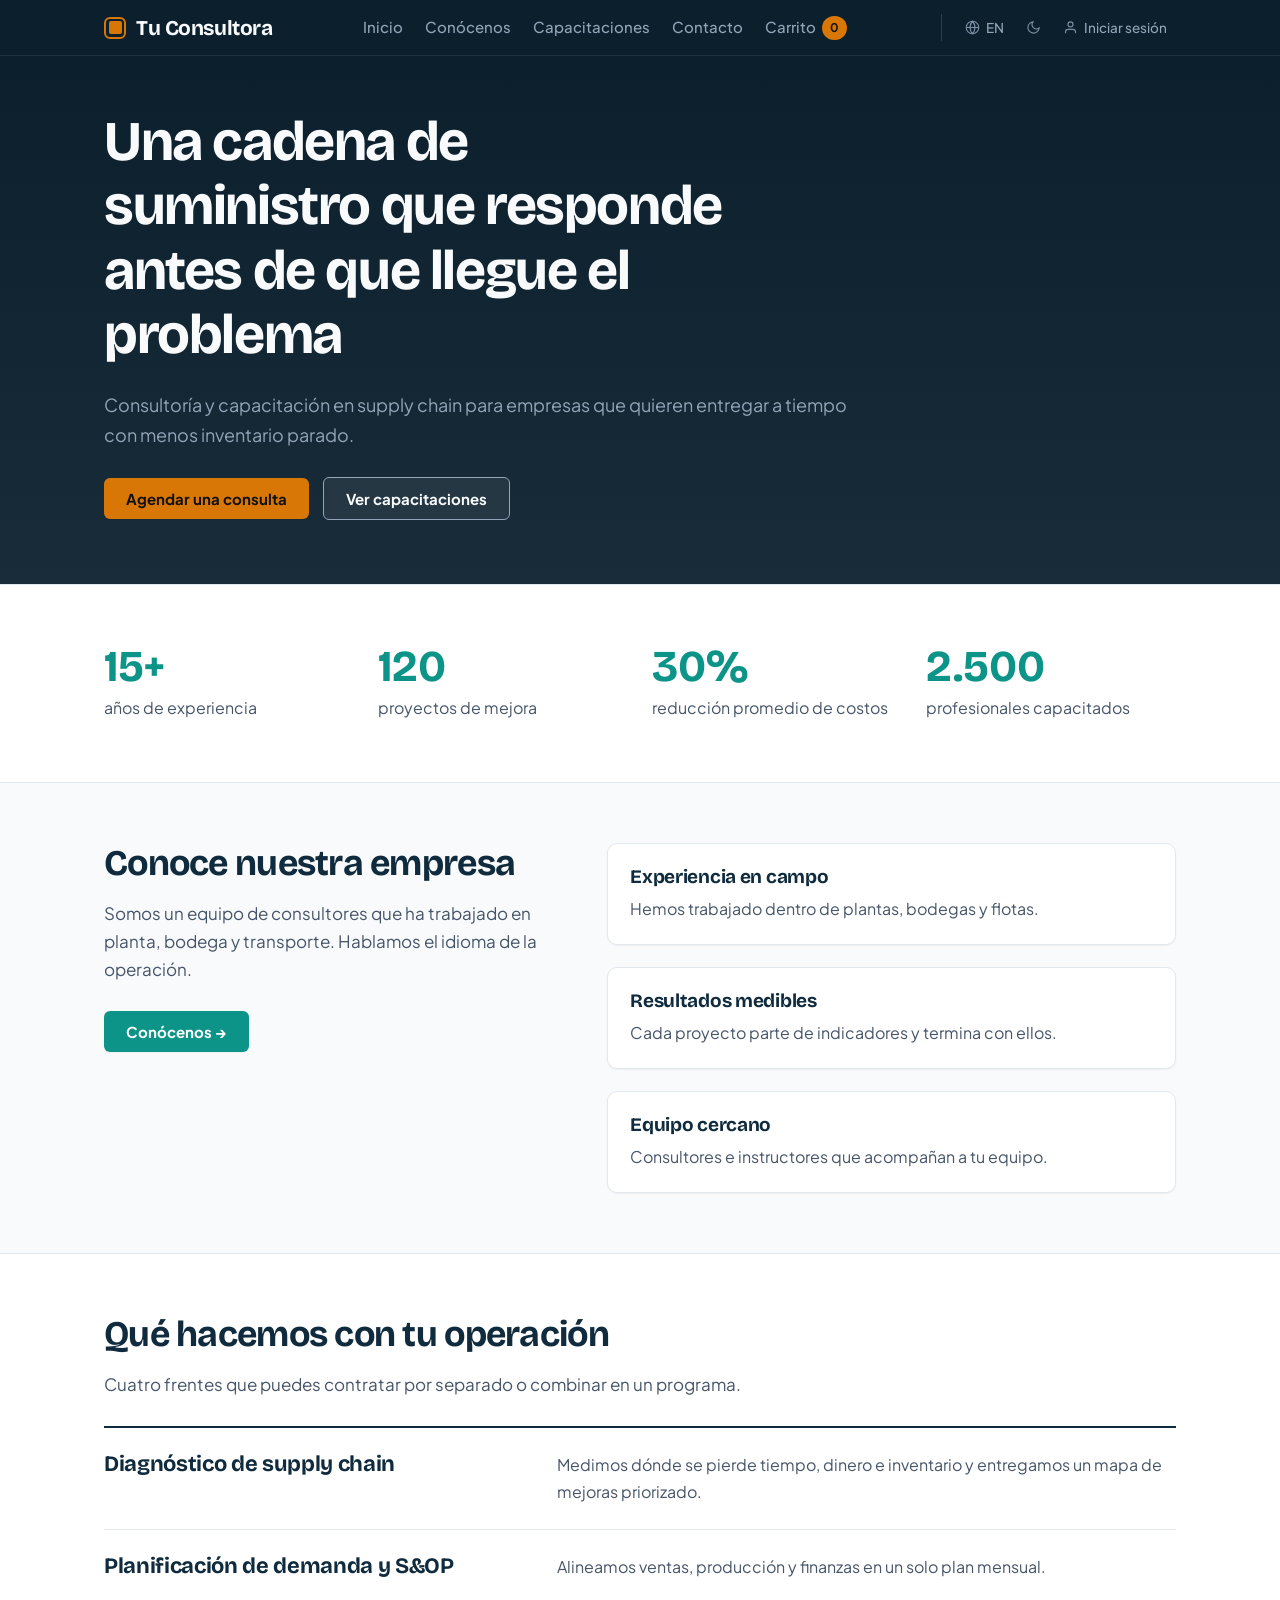
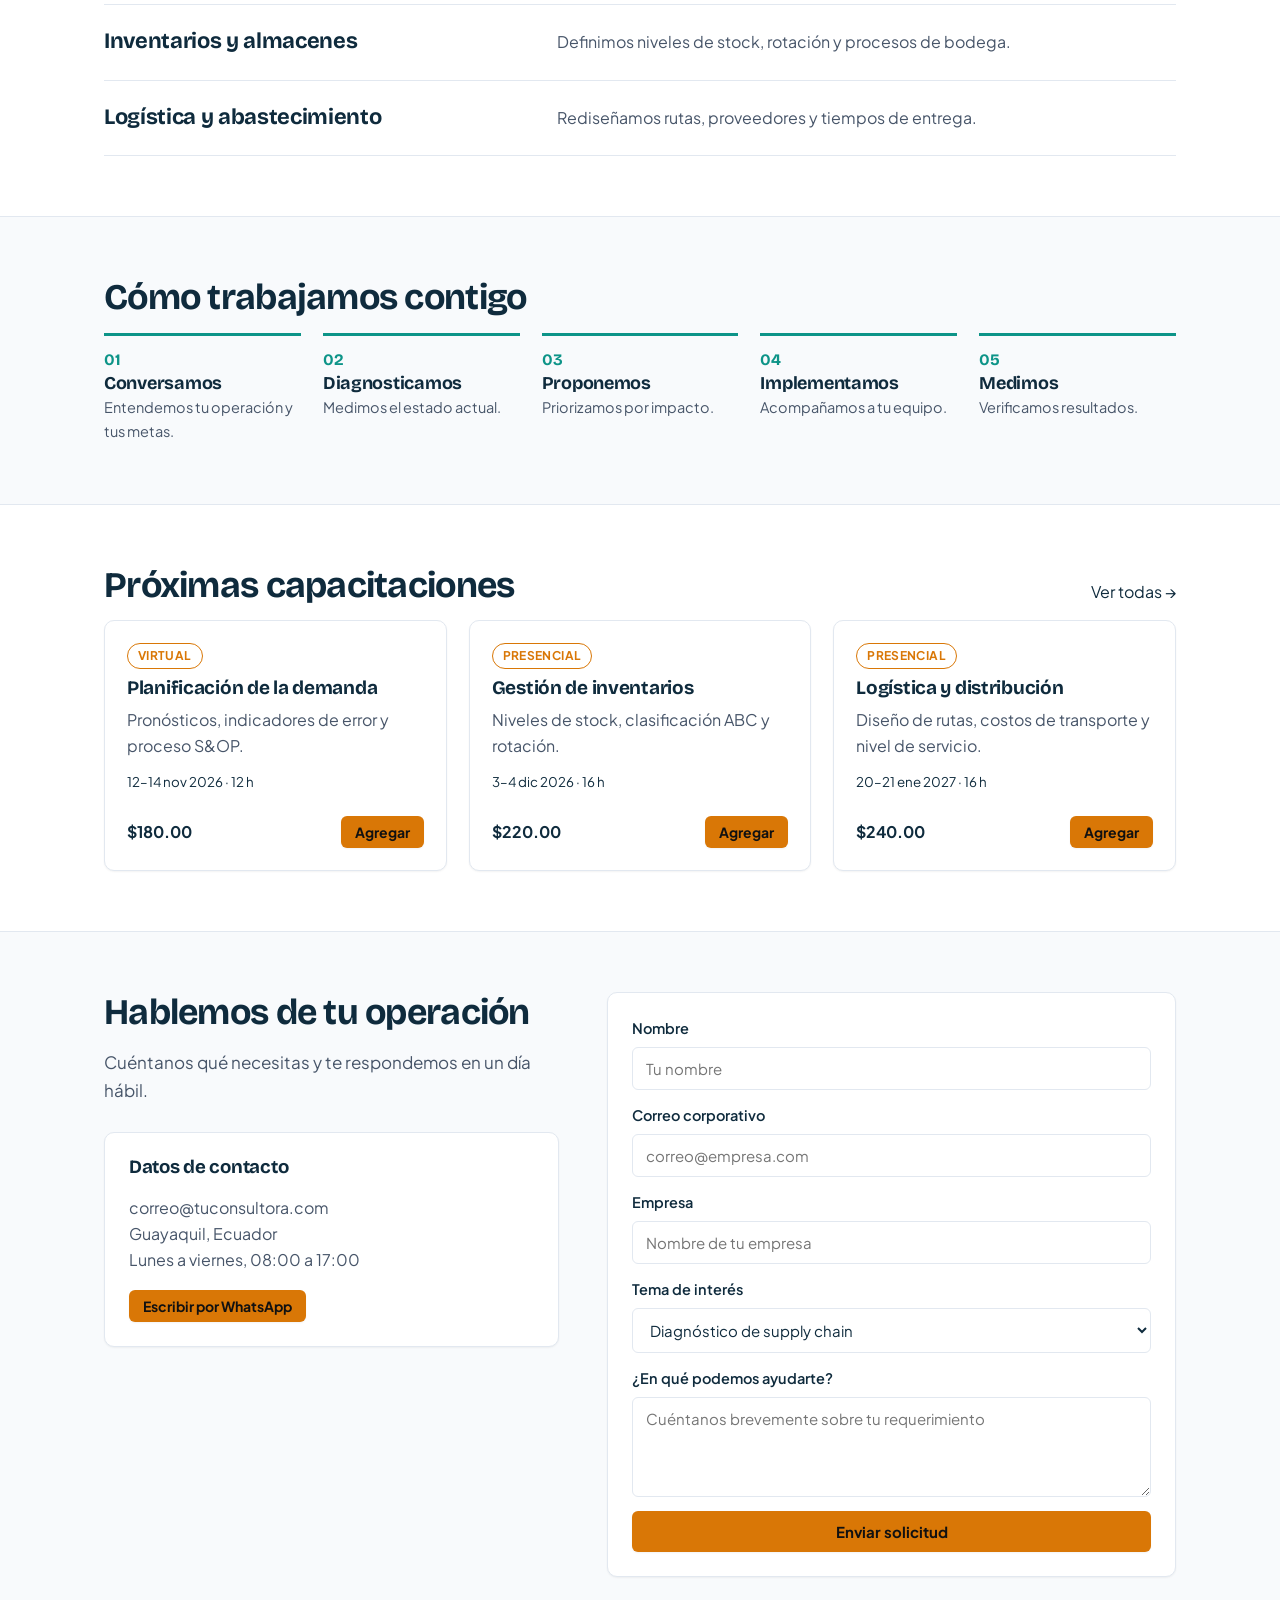
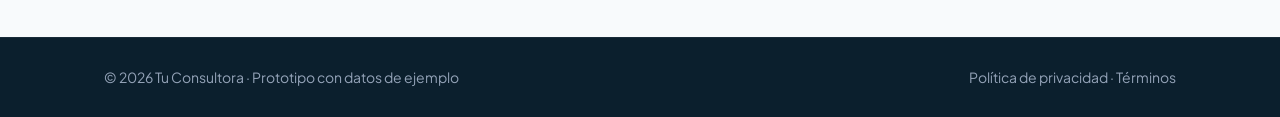
<file: index.html>
<!DOCTYPE html>
<html lang="es">

<head>
    <meta charset="utf-8">
    <meta name="viewport" content="width=device-width,initial-scale=1">
    <title>Inicio | Tu Consultora</title>
    <link rel="stylesheet" href="assets/style.css">
    <script src="assets/app.js"></script>
</head>

<body data-p="inicio">
    <main>
        <section class="hero">
            <div class="w">
                <h1 data-t>Una cadena de suministro que responde antes de que llegue el problema</h1>
                <p data-t>Consultoría y capacitación en supply chain para empresas que quieren entregar a tiempo con
                    menos inventario parado.</p>
                <div class="row" style="justify-content:flex-start"><a class="btn" href="contacto.html" data-t>Agendar
                        una consulta</a><a class="btn g" href="capacitaciones.html" data-t>Ver capacitaciones</a></div>
            </div>
        </section>
        <section class="sec alt">
            <div class="w stats">
                <div><b>15+</b><span data-t>años de experiencia</span></div>
                <div><b>120</b><span data-t>proyectos de mejora</span></div>
                <div><b>30%</b><span data-t>reducción promedio de costos</span></div>
                <div><b>2.500</b><span data-t>profesionales capacitados</span></div>
            </div>
        </section>
        <section class="sec">
            <div class="w two">
                <div>
                    <h2 data-t>Conoce nuestra empresa</h2>
                    <p class="lead" data-t>Somos un equipo de consultores que ha trabajado en planta, bodega y
                        transporte. Hablamos el idioma de la operación.</p><a class="btn"
                        style="background:var(--ac);color:var(--oa)" href="conocenos.html" data-t>Conócenos →</a>
                </div>
                <div class="grid" style="grid-template-columns:1fr">
                    <div class="card">
                        <h3 data-t>Experiencia en campo</h3>
                        <p class="mu" data-t>Hemos trabajado dentro de plantas, bodegas y flotas.</p>
                    </div>
                    <div class="card">
                        <h3 data-t>Resultados medibles</h3>
                        <p class="mu" data-t>Cada proyecto parte de indicadores y termina con ellos.</p>
                    </div>
                    <div class="card">
                        <h3 data-t>Equipo cercano</h3>
                        <p class="mu" data-t>Consultores e instructores que acompañan a tu equipo.</p>
                    </div>
                </div>
            </div>
        </section>
        <section class="sec alt">
            <div class="w">
                <h2 data-t>Qué hacemos con tu operación</h2>
                <p class="lead" data-t>Cuatro frentes que puedes contratar por separado o combinar en un programa.</p>
                <div class="svc">
                    <h3 data-t>Diagnóstico de supply chain</h3>
                    <p data-t>Medimos dónde se pierde tiempo, dinero e inventario y entregamos un mapa de mejoras
                        priorizado.</p>
                </div>
                <div class="svc">
                    <h3 data-t>Planificación de demanda y S&amp;OP</h3>
                    <p data-t>Alineamos ventas, producción y finanzas en un solo plan mensual.</p>
                </div>
                <div class="svc">
                    <h3 data-t>Inventarios y almacenes</h3>
                    <p data-t>Definimos niveles de stock, rotación y procesos de bodega.</p>
                </div>
                <div class="svc">
                    <h3 data-t>Logística y abastecimiento</h3>
                    <p data-t>Rediseñamos rutas, proveedores y tiempos de entrega.</p>
                </div>
            </div>
        </section>
        <section class="sec">
            <div class="w">
                <h2 data-t>Cómo trabajamos contigo</h2>
                <ol class="steps">
                    <li>
                        <h3 data-t>Conversamos</h3>
                        <p data-t>Entendemos tu operación y tus metas.</p>
                    </li>
                    <li>
                        <h3 data-t>Diagnosticamos</h3>
                        <p data-t>Medimos el estado actual.</p>
                    </li>
                    <li>
                        <h3 data-t>Proponemos</h3>
                        <p data-t>Priorizamos por impacto.</p>
                    </li>
                    <li>
                        <h3 data-t>Implementamos</h3>
                        <p data-t>Acompañamos a tu equipo.</p>
                    </li>
                    <li>
                        <h3 data-t>Medimos</h3>
                        <p data-t>Verificamos resultados.</p>
                    </li>
                </ol>
            </div>
        </section>
        <section class="sec alt">
            <div class="w">
                <div class="row">
                    <h2 data-t>Próximas capacitaciones</h2><a href="capacitaciones.html" data-t>Ver todas →</a>
                </div>
                <div class="grid" id="dest"></div>
            </div>
        </section>
        <section class="sec" id="contacto-home">
            <div class="w two">
                <div>
                    <h2 data-t>Hablemos de tu operación</h2>
                    <p class="lead" data-t>Cuéntanos qué necesitas y te respondemos en un día hábil.</p>
                    <div class="box" style="margin-bottom:20px">
                        <h3 style="margin-top:0" data-t>Datos de contacto</h3>
                        <p class="mu">correo@tuconsultora.com<br>Guayaquil, Ecuador<br><span data-t>Lunes a viernes,
                                08:00 a 17:00</span></p><a class="btn sm" href="https://wa.me/593000000000"
                            style="display:inline-flex;align-items:center;gap:6px"><span data-t>Escribir por
                                WhatsApp</span></a>
                    </div>
                </div>
                <div class="box">
                    <form id="cf"><label><span data-t>Nombre</span><input required data-tp
                                placeholder="Tu nombre"></label><label><span data-t>Correo corporativo</span><input
                                type="email" required data-tp placeholder="correo@empresa.com"></label><label><span
                                data-t>Empresa</span><input data-tp
                                placeholder="Nombre de tu empresa"></label><label><span data-t>Tema de
                                interés</span><select id="ci">
                                <option data-t>Diagnóstico de supply chain</option>
                                <option data-t>Planificación de demanda y S&amp;OP</option>
                                <option data-t>Inventarios y almacenes</option>
                                <option data-t>Logística y abastecimiento</option>
                                <option data-t>Capacitaciones</option>
                            </select></label><label><span data-t>¿En qué podemos ayudarte?</span><textarea rows="4"
                                data-tp
                                placeholder="Cuéntanos brevemente sobre tu requerimiento"></textarea></label><button
                            class="btn" style="width:100%" data-t>Enviar solicitud</button></form>
                    <div id="okc" class="ok" hidden data-t>Solicitud enviada. Te responderemos en un día hábil.</div>
                </div>
            </div>
        </section>
    </main>
</body>

</html>
</file>
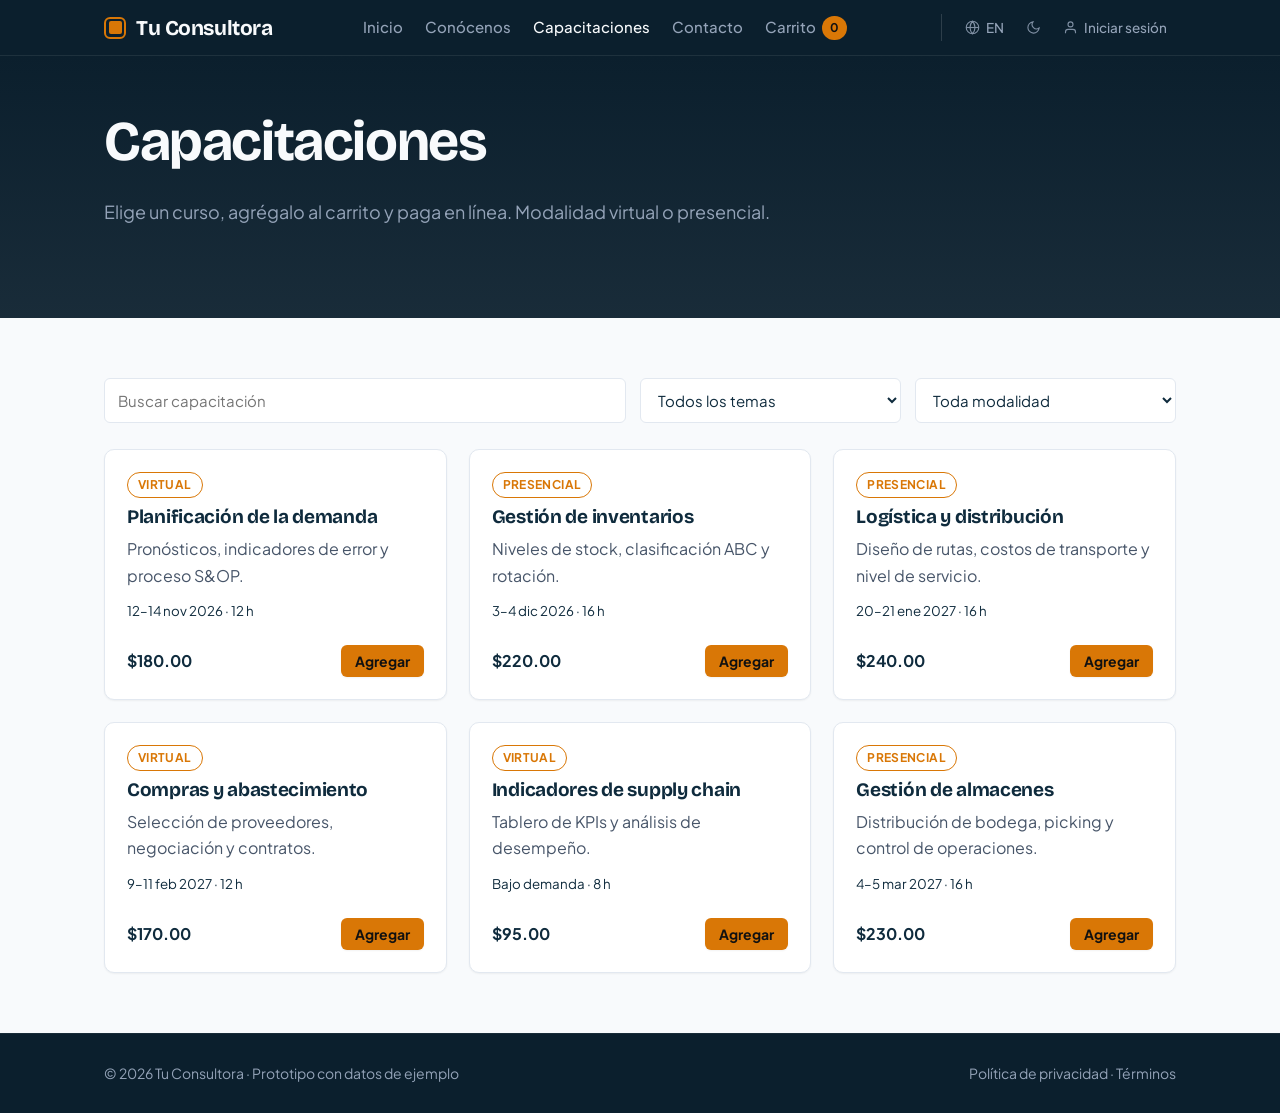
<file: capacitaciones.html>
<!DOCTYPE html>
<html lang="es">

<head>
    <meta charset="utf-8">
    <meta name="viewport" content="width=device-width,initial-scale=1">
    <title>Capacitaciones | Tu Consultora</title>
    <link rel="stylesheet" href="assets/style.css">
    <script src="assets/app.js"></script>
</head>

<body data-p="capacitaciones">
    <main>
        <section class="hero">
            <div class="w">
                <h1>Capacitaciones</h1>
                <p>Elige un curso, agrégalo al carrito y paga en línea. Modalidad virtual o presencial.</p>
            </div>
        </section>
        <section class="sec">
            <div class="w">
                <div class="filters"><input id="q" type="search" placeholder="Buscar capacitación"
                        aria-label="Buscar"><select id="t" aria-label="Tema">
                        <option value="">Todos los temas</option>
                        <option>Planificación</option>
                        <option>Inventarios</option>
                        <option>Logística</option>
                        <option>Abastecimiento</option>
                    </select><select id="m" aria-label="Modalidad">
                        <option value="">Toda modalidad</option>
                        <option>Virtual</option>
                        <option>Presencial</option>
                    </select></div>
                <div class="grid" id="lista"></div>
            </div>
        </section>
    </main>
</body>

</html>
</file>
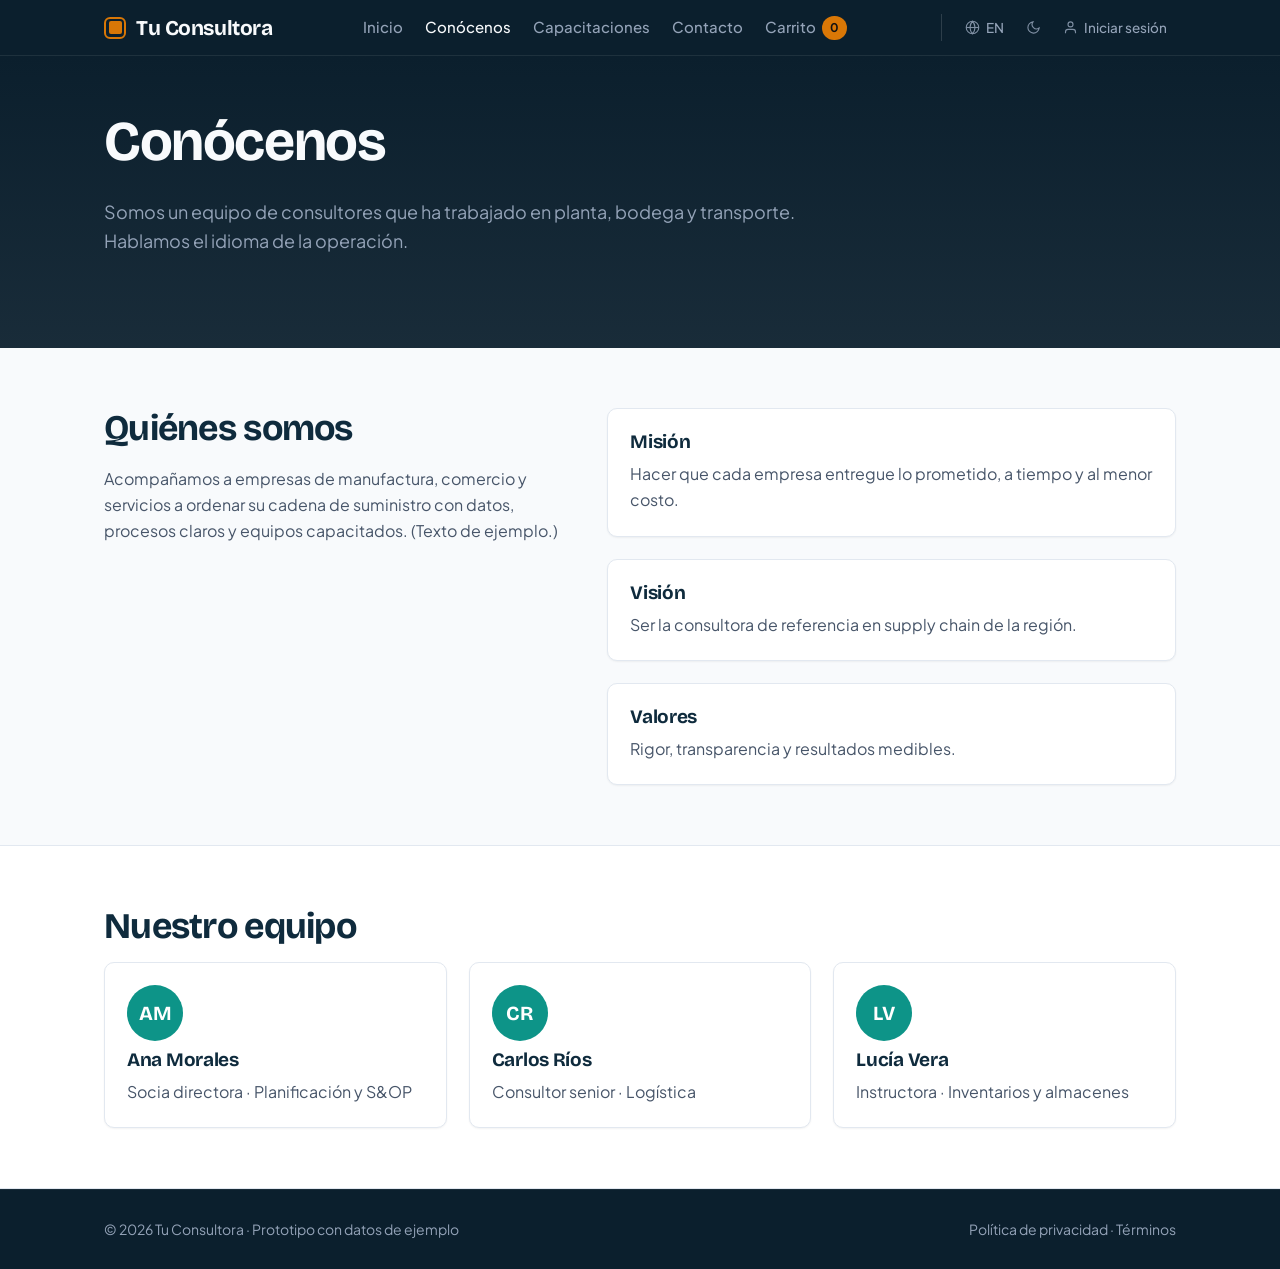
<file: conocenos.html>
<!DOCTYPE html>
<html lang="es">

<head>
    <meta charset="utf-8">
    <meta name="viewport" content="width=device-width,initial-scale=1">
    <title>Conócenos | Tu Consultora</title>
    <link rel="stylesheet" href="assets/style.css">
    <script src="assets/app.js"></script>
</head>

<body data-p="conocenos">
    <main>
        <section class="hero">
            <div class="w">
                <h1>Conócenos</h1>
                <p>Somos un equipo de consultores que ha trabajado en planta, bodega y transporte. Hablamos el idioma de
                    la operación.</p>
            </div>
        </section>
        <section class="sec">
            <div class="w two">
                <div>
                    <h2>Quiénes somos</h2>
                    <p class="mu">Acompañamos a empresas de manufactura, comercio y servicios a ordenar su cadena de
                        suministro con datos, procesos claros y equipos capacitados. (Texto de ejemplo.)</p>
                </div>
                <div class="grid" style="grid-template-columns:1fr">
                    <div class="card">
                        <h3>Misión</h3>
                        <p class="mu">Hacer que cada empresa entregue lo prometido, a tiempo y al menor costo.</p>
                    </div>
                    <div class="card">
                        <h3>Visión</h3>
                        <p class="mu">Ser la consultora de referencia en supply chain de la región.</p>
                    </div>
                    <div class="card">
                        <h3>Valores</h3>
                        <p class="mu">Rigor, transparencia y resultados medibles.</p>
                    </div>
                </div>
            </div>
        </section>
        <section class="sec alt">
            <div class="w">
                <h2>Nuestro equipo</h2>
                <div class="grid">
                    <div class="card">
                        <div class="av">AM</div>
                        <h3>Ana Morales</h3>
                        <p class="mu">Socia directora · Planificación y S&amp;OP</p>
                    </div>
                    <div class="card">
                        <div class="av">CR</div>
                        <h3>Carlos Ríos</h3>
                        <p class="mu">Consultor senior · Logística</p>
                    </div>
                    <div class="card">
                        <div class="av">LV</div>
                        <h3>Lucía Vera</h3>
                        <p class="mu">Instructora · Inventarios y almacenes</p>
                    </div>
                </div>
            </div>
        </section>
    </main>
</body>

</html>
</file>
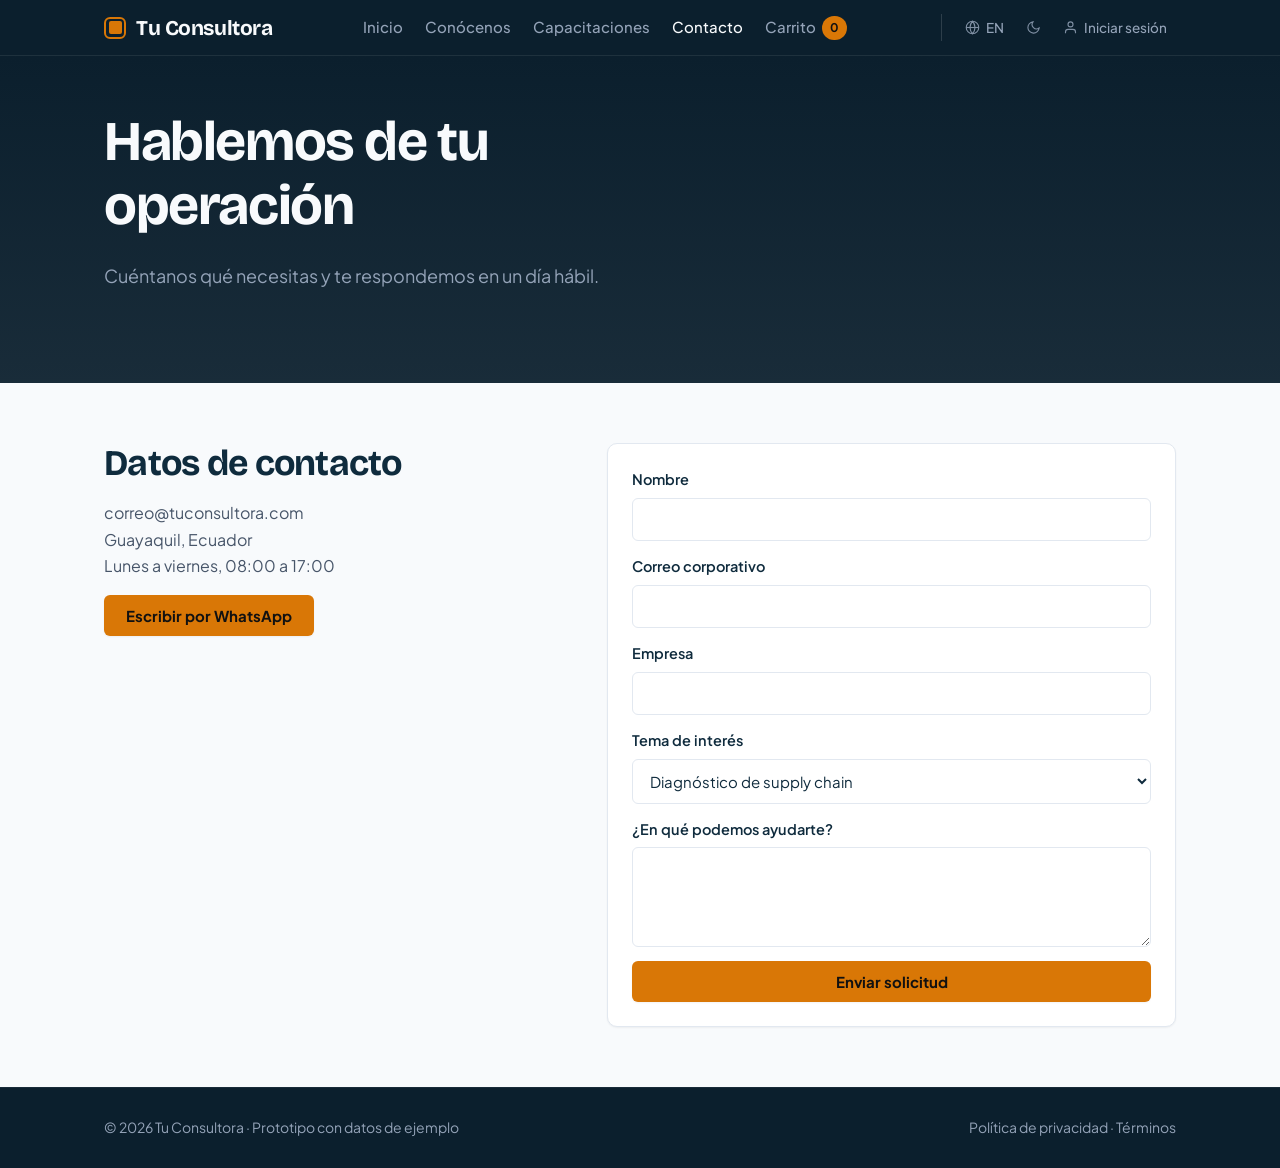
<file: contacto.html>
<!DOCTYPE html>
<html lang="es"><head><meta charset="utf-8"><meta name="viewport" content="width=device-width,initial-scale=1"><title>Contacto | Tu Consultora</title><link rel="stylesheet" href="assets/style.css"><script src="assets/app.js"></script></head><body data-p="contacto">
<main>
<section class="hero"><div class="w"><h1>Hablemos de tu operación</h1><p>Cuéntanos qué necesitas y te respondemos en un día hábil.</p></div></section>
<section class="sec"><div class="w two"><div><h2>Datos de contacto</h2><p class="mu">correo@tuconsultora.com<br>Guayaquil, Ecuador<br>Lunes a viernes, 08:00 a 17:00</p><a class="btn" href="https://wa.me/593000000000">Escribir por WhatsApp</a></div>
<div class="box"><form id="cf"><label>Nombre<input required></label><label>Correo corporativo<input type="email" required></label><label>Empresa<input></label><label>Tema de interés<select><option>Diagnóstico de supply chain</option><option>Planificación de demanda y S&amp;OP</option><option>Inventarios y almacenes</option><option>Logística y abastecimiento</option><option>Capacitaciones</option></select></label><label>¿En qué podemos ayudarte?<textarea rows="4"></textarea></label><button class="btn">Enviar solicitud</button></form><div id="okc" class="ok" hidden>Solicitud enviada. Te responderemos en un día hábil.</div></div></div></section>
</main>
</body></html>
</file>
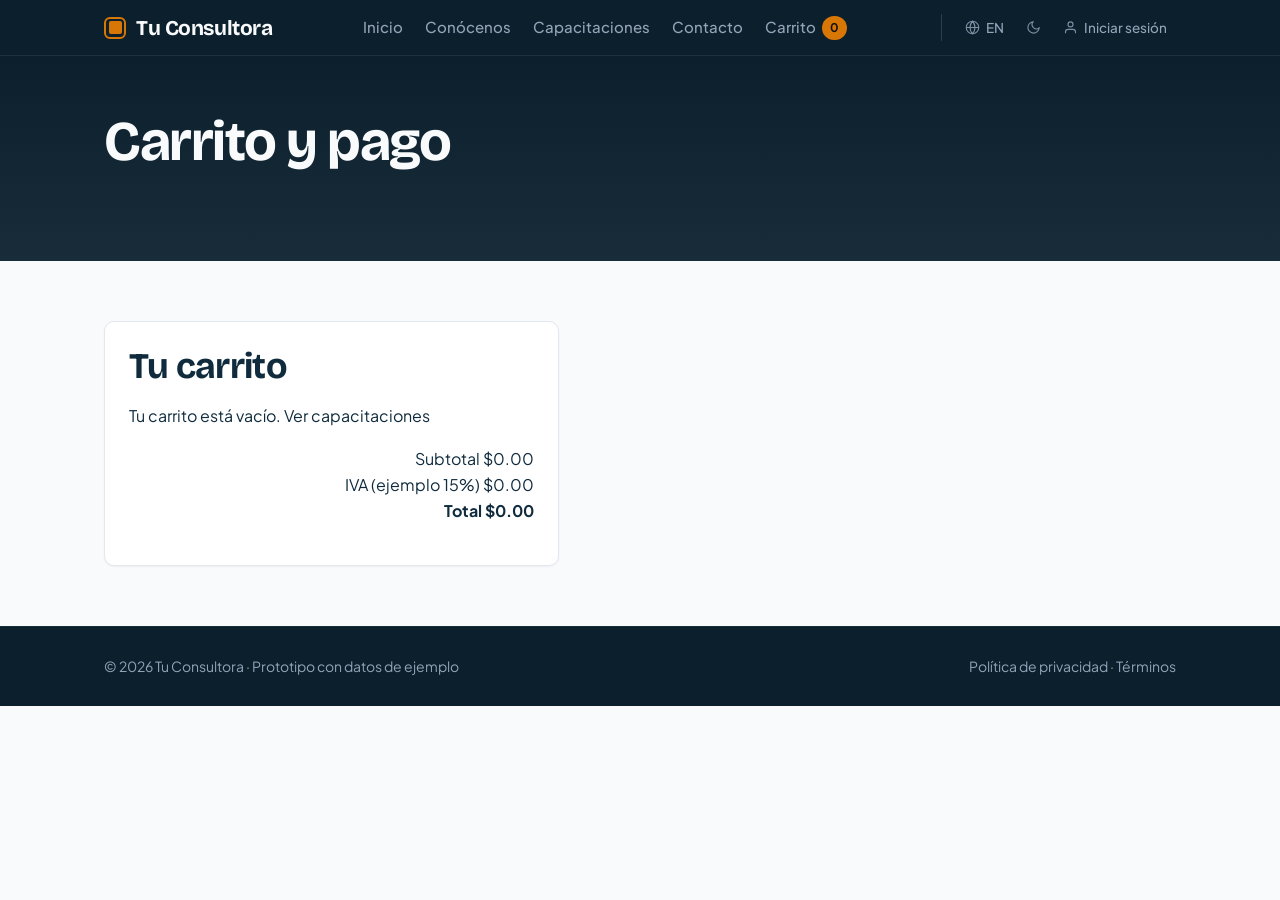
<file: pago.html>
<!DOCTYPE html>
<html lang="es">

<head>
    <meta charset="utf-8">
    <meta name="viewport" content="width=device-width,initial-scale=1">
    <title>Carrito y pago | Tu Consultora</title>
    <link rel="stylesheet" href="assets/style.css">
    <script src="assets/app.js"></script>
</head>

<body data-p="pago">
    <main>
        <section class="hero">
            <div class="w">
                <h1>Carrito y pago</h1>
            </div>
        </section>
        <section class="sec">
            <div class="w">
                <div id="chk" class="two">
                    <div class="box">
                        <h2>Tu carrito</h2>
                        <div id="items"></div>
                        <p id="tot" style="text-align:right"></p>
                    </div>
                    <form id="pf" class="box">
                        <h2>Datos y pago</h2><label>Nombre completo<input required></label><label>Correo<input
                                type="email" required></label><label>Cédula o RUC<input required></label>
                        <div class="pay"><label><input type="radio" name="m" value="tarjeta"
                                    checked>Tarjeta</label><label><input type="radio" name="m"
                                    value="transferencia">Transferencia</label><label><input type="radio" name="m"
                                    value="billetera">Billetera digital</label></div>
                        <div id="tj" style="display:grid;gap:13px"><label>Número de tarjeta<input
                                    placeholder="4242 4242 4242 4242" inputmode="numeric"></label><label>Vence<input
                                    placeholder="MM/AA"></label></div>
                        <p class="note">Pasarela simulada: no se procesa ningún cobro real.</p><button class="btn"
                            id="go">Pagar ahora</button>
                    </form>
                </div>
                <div id="fin" class="box" hidden>
                    <div class="ok">Pago aprobado (simulado)</div>
                    <h2 style="margin-top:18px">¡Gracias por tu compra!</h2>
                    <p>Tu orden es <b id="ord"></b>. Te enviamos el comprobante y el acceso al curso por correo
                        (ejemplo).</p><a class="btn" href="capacitaciones.html">Seguir viendo cursos</a>
                </div>
            </div>
        </section>
    </main>
</body>

</html>
</file>
<file: assets/style.css>
@import url('https://fonts.googleapis.com/css2?family=Bricolage+Grotesque:wght@500;700&family=Plus+Jakarta+Sans:wght@400;500;600;700&display=swap');

:root {
    --bg: #F8FAFC;
    --sf: #ffffff;
    --ink: #0F2B3D;
    --mu: #475569;
    --ln: #E2E8F0;
    --ac: #0D9488;
    --ac-hover: #0F766E;
    --sg: #D97706;
    --sg-hover: #B45309;
    --hb: #0B1F2D;
    --hi: #F8FAFC;
    --hm: #94A3B8;
    --oa: #ffffff;
    --hd: 'Bricolage Grotesque', 'Trebuchet MS', system-ui, sans-serif;
    --bd: 'Plus Jakarta Sans', system-ui, -apple-system, sans-serif;
    --shadow-sm: 0 1px 2px 0 rgba(0, 0, 0, 0.05);
    --shadow-md: 0 4px 6px -1px rgba(0, 0, 0, 0.1), 0 2px 4px -2px rgba(0, 0, 0, 0.1);
    --shadow-lg: 0 10px 15px -3px rgba(0, 0, 0, 0.1), 0 4px 6px -4px rgba(0, 0, 0, 0.1);
    --radius-sm: 6px;
    --radius-md: 10px;
    --radius-lg: 14px;
    --radius-pill: 9999px
}

:root[data-theme=dark] {
    --bg: #08131B;
    --sf: #0E2230;
    --ink: #F1F5F9;
    --mu: #94A3B8;
    --ln: #1E3A4C;
    --ac: #14B8A6;
    --ac-hover: #2DD4BF;
    --sg: #F59E0B;
    --sg-hover: #D97706;
    --hb: #050D13;
    --oa: #041815;
    color-scheme: dark
}

* {
    box-sizing: border-box
}

[hidden] {
    display: none !important
}

body {
    margin: 0;
    background: var(--bg);
    color: var(--ink);
    font: 16px/1.65 var(--bd);
    -webkit-font-smoothing: antialiased;
    -moz-osx-font-smoothing: grayscale;
    transition: background-color .2s ease, color .2s ease
}

a {
    color: inherit;
    text-decoration: none
}

h1,
h2,
h3 {
    font-family: var(--hd);
    line-height: 1.15;
    margin: 0 0 .4em;
    letter-spacing: -.015em
}

.w {
    max-width: 1120px;
    margin: 0 auto;
    padding: 0 24px
}

:focus-visible {
    outline: 2.5px solid var(--sg);
    outline-offset: 3px
}

/* Top Navbar */
.top {
    background: var(--hb);
    color: var(--hi);
    position: sticky;
    top: 0;
    z-index: 50;
    border-bottom: 1px solid rgba(255, 255, 255, 0.08);
    backdrop-filter: blur(8px)
}

.top nav {
    display: flex;
    justify-content: space-between;
    align-items: center;
    gap: 16px;
    padding-block: 14px;
    flex-wrap: wrap
}

.logo {
    font: 700 21px var(--hd);
    display: flex;
    gap: 10px;
    align-items: center;
    letter-spacing: -.02em
}

.logo i {
    width: 22px;
    height: 22px;
    border: 2.5px solid var(--sg);
    border-radius: 6px;
    position: relative
}

.logo i:after {
    content: "";
    position: absolute;
    inset: 2.5px;
    background: var(--sg);
    border-radius: 2px
}

.nav-links {
    display: flex;
    gap: 22px;
    list-style: none;
    margin: 0;
    padding: 0;
    align-items: center
}

.nav-links a {
    color: var(--hm);
    font-size: 15px;
    font-weight: 500;
    transition: color .15s ease
}

.nav-links a:hover,
.nav-links [aria-current] {
    color: var(--hi)
}

.cartl {
    display: inline-flex;
    align-items: center
}

.cartl b {
    background: var(--sg);
    color: #111;
    border-radius: var(--radius-pill);
    padding: 2px 8px;
    margin-left: 6px;
    font-size: 12px;
    font-weight: 700
}

/* Navbar Controls (Minimalist & Integrated) */
.ctl {
    display: flex;
    gap: 4px;
    align-items: center;
    padding-left: 14px;
    border-left: 1px solid rgba(255, 255, 255, 0.14);
    margin-left: 4px
}

.nav-pill {
    background: transparent;
    border: 0;
    color: var(--hm);
    border-radius: var(--radius-sm);
    padding: 6px 9px;
    font: 500 13.5px var(--bd);
    cursor: pointer;
    display: inline-flex;
    align-items: center;
    gap: 6px;
    transition: color .15s ease, background-color .15s ease;
    line-height: 1
}

.nav-pill:hover {
    color: var(--hi);
    background: rgba(255, 255, 255, 0.06);
    transform: none
}

.nav-pill.active-user {
    color: var(--ac);
    font-weight: 600
}

.nav-pill svg {
    width: 15px;
    height: 15px;
    stroke-width: 1.8;
    fill: none;
    stroke: currentColor;
    opacity: .85
}

.nav-pill:hover svg {
    opacity: 1
}

@media(max-width:860px) {
    .ctl {
        border-left: 0;
        padding-left: 0;
        margin-left: 0;
        margin-top: 10px
    }
}

/* Buttons */
.btn {
    display: inline-flex;
    align-items: center;
    justify-content: center;
    background: var(--sg);
    color: #111;
    font: 700 15px var(--bd);
    padding: 11px 22px;
    border: 0;
    border-radius: var(--radius-sm);
    cursor: pointer;
    transition: all .15s ease;
    box-shadow: var(--shadow-sm);
    text-align: center
}

.btn:hover {
    background: var(--sg-hover);
    transform: translateY(-1px);
    box-shadow: var(--shadow-md)
}

.btn.g {
    background: rgba(255, 255, 255, 0.06);
    color: var(--hi);
    border: 1.5px solid var(--hm);
    box-shadow: none
}

.btn.g:hover {
    background: rgba(255, 255, 255, 0.12);
    border-color: var(--hi)
}

.btn.sm {
    padding: 7px 14px;
    font-size: 14px
}

.lnk {
    background: none;
    border: 0;
    color: var(--ac);
    cursor: pointer;
    font: 600 14px var(--bd);
    text-decoration: underline;
    padding: 0
}

.lnk:hover {
    color: var(--ac-hover)
}

/* Layout & Hero */
.hero {
    background: linear-gradient(180deg, var(--hb) 0%, rgba(11, 31, 45, 0.94) 100%);
    color: var(--hi);
    padding: 54px 0 64px
}

.hero h1 {
    font-size: clamp(32px, 5vw, 56px);
    max-width: 18ch;
    letter-spacing: -.025em
}

.hero p {
    color: var(--hm);
    font-size: 18px;
    max-width: 58ch;
    margin: 16px 0 28px
}

.row {
    display: flex;
    gap: 14px;
    flex-wrap: wrap;
    align-items: center;
    justify-content: space-between
}

.sec {
    padding: 60px 0
}

.sec.alt {
    background: var(--sf);
    border-block: 1px solid var(--ln)
}

.sec h2 {
    font-size: clamp(26px, 3.5vw, 36px);
    letter-spacing: -.02em
}

.mu,
.lead {
    color: var(--mu)
}

.lead {
    max-width: 62ch;
    margin: 0 0 28px;
    font-size: 17px
}

/* Grid & Cards */
.grid {
    display: grid;
    grid-template-columns: repeat(auto-fill, minmax(270px, 1fr));
    gap: 22px
}

.card {
    background: var(--sf);
    border: 1px solid var(--ln);
    border-radius: var(--radius-md);
    padding: 22px;
    display: flex;
    flex-direction: column;
    gap: 8px;
    box-shadow: var(--shadow-sm);
    transition: border-color .15s ease, box-shadow .15s ease
}

.card:hover {
    border-color: var(--ac);
    box-shadow: var(--shadow-md)
}

.card h3 {
    font-size: 19px;
    margin: 0;
    font-weight: 700
}

.card p {
    margin: 0
}

.card .row {
    margin-top: auto;
    padding-top: 14px
}

.tag {
    align-self: flex-start;
    font-size: 12px;
    font-weight: 700;
    border: 1px solid var(--sg);
    color: var(--sg);
    border-radius: var(--radius-pill);
    padding: 2px 10px;
    text-transform: uppercase;
    letter-spacing: .03em
}

/* Stats */
.stats {
    display: grid;
    grid-template-columns: repeat(auto-fit, minmax(190px, 1fr));
    gap: 24px;
    color: var(--mu)
}

.stats b {
    display: block;
    font: 700 44px var(--hd);
    color: var(--ac);
    line-height: 1;
    margin-bottom: 6px
}

/* Services */
.svc {
    display: grid;
    grid-template-columns: 1fr 1.5fr;
    gap: 8px 40px;
    padding: 24px 0;
    border-bottom: 1px solid var(--ln)
}

.svc:first-of-type {
    border-top: 2px solid var(--ink)
}

.svc h3 {
    margin: 0;
    font-size: 22px
}

.svc p {
    margin: 0;
    color: var(--mu)
}

/* Steps */
.steps {
    list-style: none;
    counter-reset: s;
    margin: 0;
    padding: 0;
    display: grid;
    grid-template-columns: repeat(auto-fit, minmax(170px, 1fr));
    gap: 22px
}

.steps li {
    counter-increment: s;
    border-top: 3px solid var(--ac);
    padding-top: 14px
}

.steps li:before {
    content: counter(s, decimal-leading-zero);
    font: 700 16px var(--hd);
    color: var(--ac);
    display: block;
    margin-bottom: 4px
}

.steps h3 {
    font-size: 18px;
    margin: 2px 0
}

.steps p {
    margin: 0;
    font-size: 14.5px;
    color: var(--mu)
}

/* Layout Columns */
.two {
    display: grid;
    grid-template-columns: 1fr 1.25fr;
    gap: 48px
}

@media(max-width:860px) {

    .two,
    .svc {
        grid-template-columns: 1fr;
        gap: 24px
    }

    .top nav {
        flex-direction: column;
        align-items: flex-start
    }

    .ctl {
        margin-left: 0;
        margin-top: 8px
    }
}

/* Forms & Inputs */
form {
    display: grid;
    gap: 14px
}

label {
    display: grid;
    gap: 6px;
    font-size: 14.5px;
    font-weight: 600;
    color: var(--ink)
}

input,
select,
textarea {
    font: 15px var(--bd);
    padding: 11px 13px;
    border: 1.5px solid var(--ln);
    border-radius: var(--radius-sm);
    background: var(--sf);
    color: var(--ink);
    width: 100%;
    transition: border-color .15s ease
}

input:focus,
select:focus,
textarea:focus {
    border-color: var(--ac);
    outline: none;
    box-shadow: 0 0 0 3px rgba(13, 148, 136, 0.15)
}

.filters {
    display: grid;
    grid-template-columns: 2fr 1fr 1fr;
    gap: 14px;
    margin-bottom: 26px
}

@media(max-width:700px) {
    .filters {
        grid-template-columns: 1fr
    }
}

.box {
    background: var(--sf);
    border: 1px solid var(--ln);
    border-radius: var(--radius-md);
    padding: 24px;
    box-shadow: var(--shadow-sm)
}

.sec.alt .box {
    background: var(--bg)
}

.line {
    display: grid;
    grid-template-columns: 1fr auto auto;
    gap: 14px;
    align-items: center;
    padding: 14px 0;
    border-bottom: 1px solid var(--ln)
}

.pay {
    display: flex;
    gap: 10px;
    flex-wrap: wrap
}

.pay label {
    display: flex;
    gap: 8px;
    align-items: center;
    border: 1.5px solid var(--ln);
    border-radius: var(--radius-sm);
    padding: 9px 14px;
    font-weight: 500
}

.pay input {
    width: auto
}

.ok {
    background: var(--ac);
    color: var(--oa);
    padding: 16px 20px;
    border-radius: var(--radius-sm);
    font-weight: 600;
    box-shadow: var(--shadow-sm)
}

.note {
    font-size: 13.5px;
    color: var(--mu);
    border-left: 3px solid var(--sg);
    padding-left: 12px;
    margin: 0
}

.av {
    width: 56px;
    height: 56px;
    border-radius: var(--radius-pill);
    background: var(--ac);
    color: var(--oa);
    display: grid;
    place-items: center;
    font: 700 20px var(--hd)
}

footer {
    background: var(--hb);
    color: var(--hm);
    padding: 28px 0;
    font-size: 14px;
    border-top: 1px solid rgba(255, 255, 255, 0.06)
}

/* Modern Dialog (Login Modal) */
dialog {
    background: var(--sf);
    color: var(--ink);
    border: 1px solid var(--ln);
    border-radius: var(--radius-lg);
    padding: 32px 28px;
    max-width: 410px;
    width: 92%;
    box-shadow: var(--shadow-lg);
    position: relative
}

dialog::backdrop {
    background: rgba(11, 24, 36, 0.65);
    backdrop-filter: blur(4px)
}

dialog h2 {
    font-size: 24px;
    margin: 0 0 6px;
    letter-spacing: -.02em
}

.dialog-close {
    position: absolute;
    top: 16px;
    right: 16px;
    background: none;
    border: 0;
    color: var(--mu);
    font-size: 22px;
    cursor: pointer;
    padding: 4px;
    border-radius: 4px;
    line-height: 1
}

.dialog-close:hover {
    color: var(--ink)
}

.modal-divider {
    display: flex;
    align-items: center;
    gap: 12px;
    margin: 20px 0 16px;
    color: var(--mu);
    font-size: 12.5px;
    text-transform: uppercase;
    letter-spacing: .05em
}

.modal-divider::before,
.modal-divider::after {
    content: "";
    flex: 1;
    height: 1px;
    background: var(--ln)
}

.btn-google {
    width: 100%;
    display: flex;
    align-items: center;
    justify-content: center;
    gap: 10px;
    background: var(--sf);
    color: var(--ink);
    border: 1.5px solid var(--ln);
    border-radius: var(--radius-sm);
    padding: 11px 16px;
    font: 600 14px var(--bd);
    cursor: pointer;
    transition: border-color .15s ease, background .15s ease, transform .15s ease;
    box-shadow: var(--shadow-sm)
}

.btn-google:hover {
    border-color: var(--mu);
    background: var(--bg);
    transform: translateY(-1px)
}

.btn-google svg {
    width: 18px;
    height: 18px
}

.modal-tabs {
    display: flex;
    gap: 4px;
    background: var(--bg);
    padding: 4px;
    border-radius: var(--radius-sm);
    margin: 12px 0 18px
}

.tab-btn {
    flex: 1;
    background: none;
    border: 0;
    padding: 8px;
    border-radius: 4px;
    font: 600 13.5px var(--bd);
    color: var(--mu);
    cursor: pointer;
    transition: all .15s ease;
    text-align: center
}

.tab-btn.active {
    background: var(--sf);
    color: var(--ink);
    box-shadow: var(--shadow-sm)
}

.modal-switch {
    text-align: center;
    font-size: 13.5px;
    color: var(--mu);
    margin-top: 16px
}

.modal-switch button {
    background: none;
    border: 0;
    color: var(--ac);
    font: 600 13.5px var(--bd);
    cursor: pointer;
    text-decoration: underline;
    padding: 0;
    margin-left: 4px
}

.modal-switch button:hover {
    color: var(--ac-hover)
}
</file>
